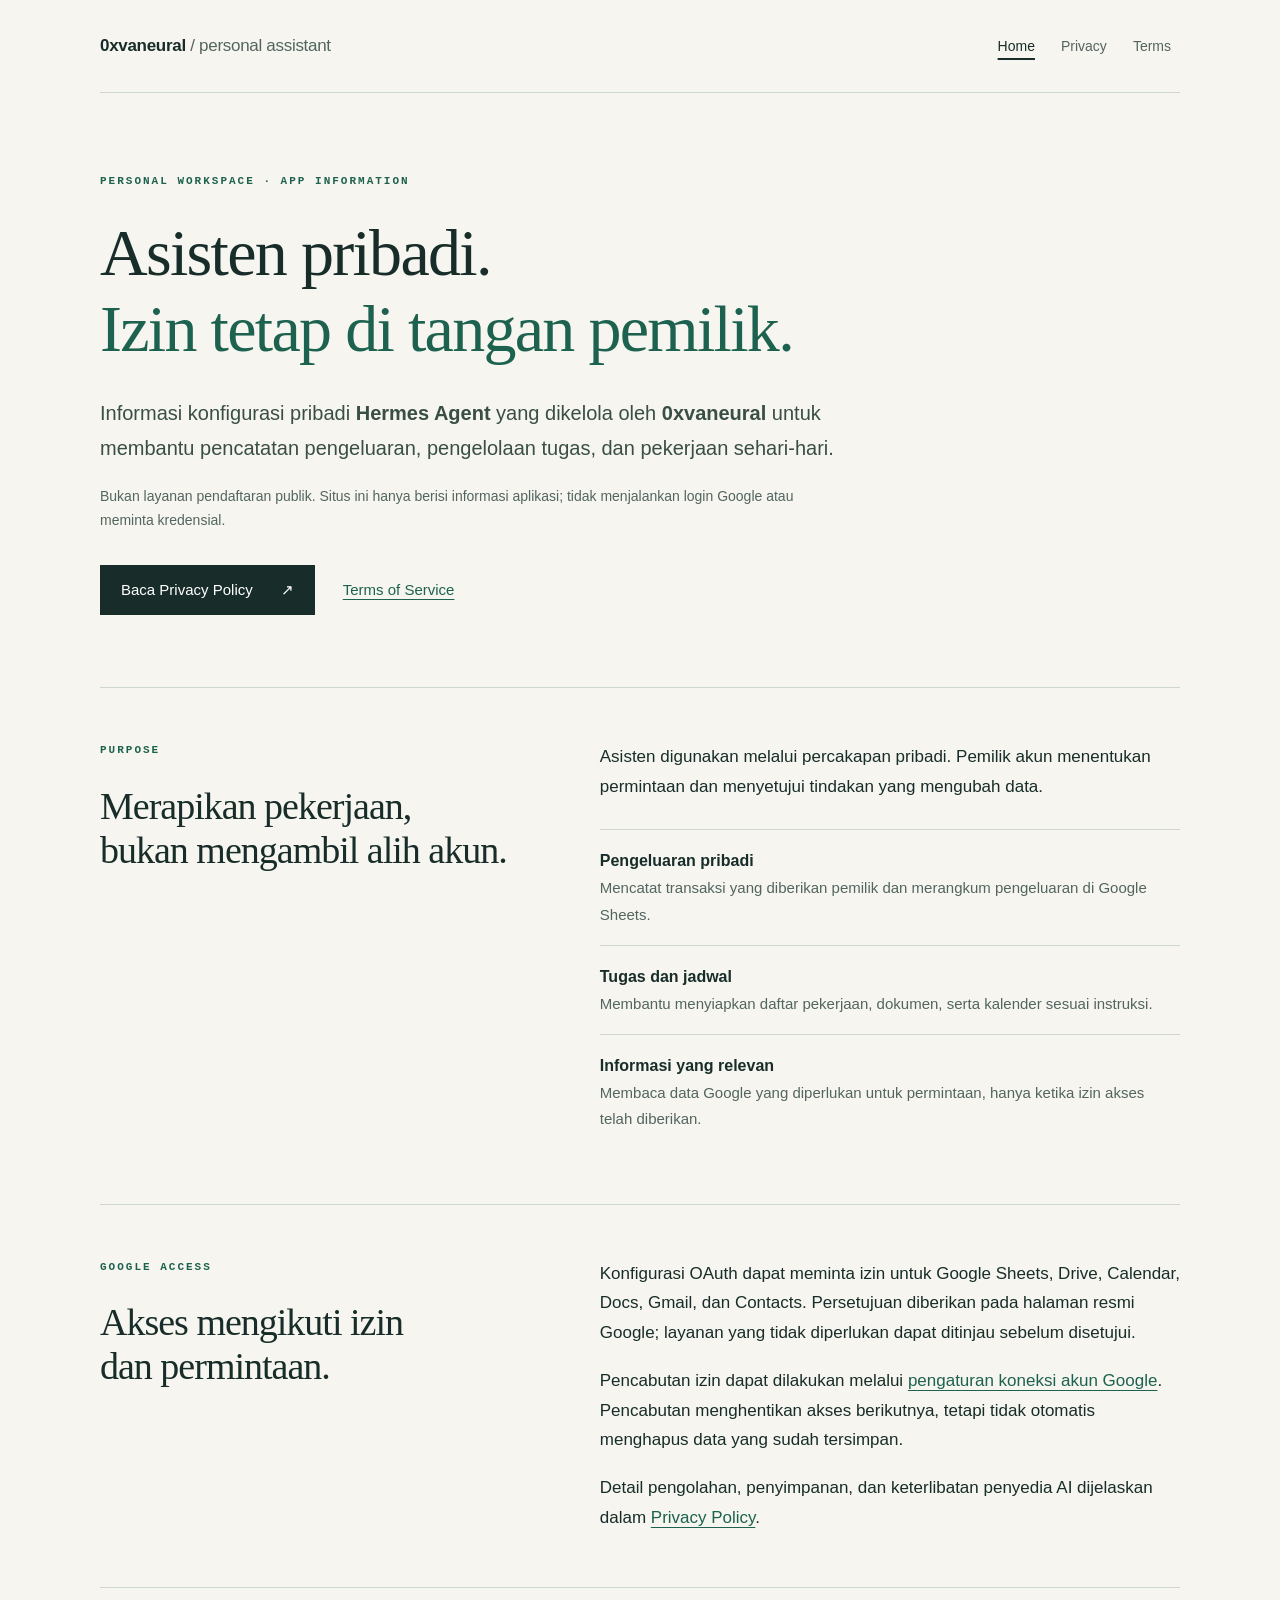
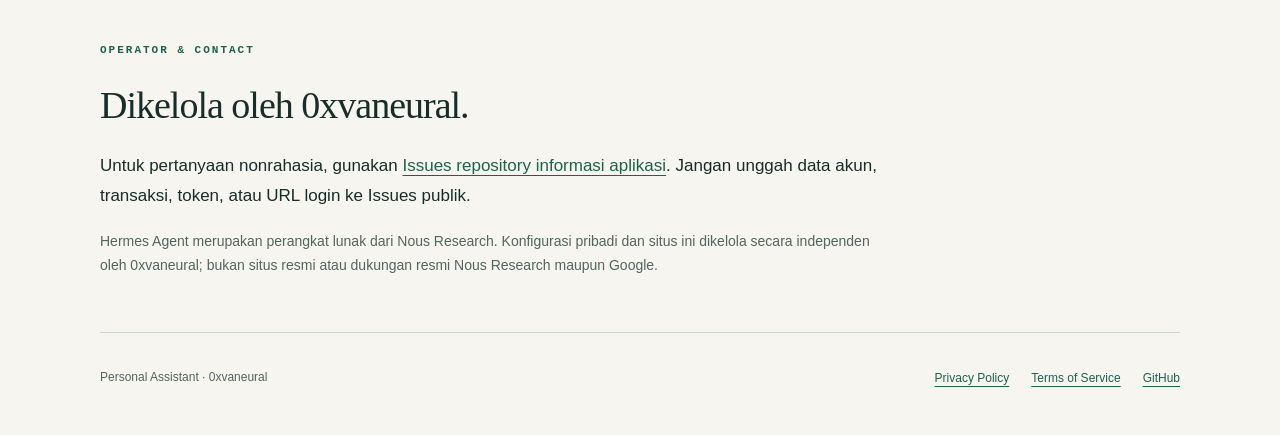
<file: index.html>
<!doctype html>
<html lang="id">
<head>
<meta charset="utf-8"><meta name="viewport" content="width=device-width, initial-scale=1">
<meta name="description" content="Informasi penggunaan pribadi Hermes Agent yang dikelola 0xvaneural: pengeluaran, tugas, dan integrasi Google dengan izin pemilik akun.">
<title>Hermes Agent · Personal Assistant</title><link rel="stylesheet" href="styles.css">
</head>
<body>
<a class="skip" href="#main">Lewati ke isi</a>
<header class="site-header"><a class="brand" href="index.html">0xvaneural <span>/ personal assistant</span></a><nav aria-label="Navigasi utama"><a href="index.html" aria-current="page">Home</a><a href="privacy.html">Privacy</a><a href="terms.html">Terms</a></nav></header>
<main id="main">
<section class="hero"><p class="eyebrow">PERSONAL WORKSPACE · APP INFORMATION</p><h1>Asisten pribadi.<br><em>Izin tetap di tangan pemilik.</em></h1><p class="lead">Informasi konfigurasi pribadi <strong>Hermes Agent</strong> yang dikelola oleh <strong>0xvaneural</strong> untuk membantu pencatatan pengeluaran, pengelolaan tugas, dan pekerjaan sehari-hari.</p><p class="small">Bukan layanan pendaftaran publik. Situs ini hanya berisi informasi aplikasi; tidak menjalankan login Google atau meminta kredensial.</p><div class="actions"><a class="button" href="privacy.html">Baca Privacy Policy <span aria-hidden="true">↗</span></a><a class="text-link" href="terms.html">Terms of Service</a></div></section>
<section class="section split"><div><p class="eyebrow">PURPOSE</p><h2>Merapikan pekerjaan,<br>bukan mengambil alih akun.</h2></div><div><p>Asisten digunakan melalui percakapan pribadi. Pemilik akun menentukan permintaan dan menyetujui tindakan yang mengubah data.</p><ul class="feature-list"><li><strong>Pengeluaran pribadi</strong><span>Mencatat transaksi yang diberikan pemilik dan merangkum pengeluaran di Google Sheets.</span></li><li><strong>Tugas dan jadwal</strong><span>Membantu menyiapkan daftar pekerjaan, dokumen, serta kalender sesuai instruksi.</span></li><li><strong>Informasi yang relevan</strong><span>Membaca data Google yang diperlukan untuk permintaan, hanya ketika izin akses telah diberikan.</span></li></ul></div></section>
<section class="section split"><div><p class="eyebrow">GOOGLE ACCESS</p><h2>Akses mengikuti izin<br>dan permintaan.</h2></div><div><p>Konfigurasi OAuth dapat meminta izin untuk Google Sheets, Drive, Calendar, Docs, Gmail, dan Contacts. Persetujuan diberikan pada halaman resmi Google; layanan yang tidak diperlukan dapat ditinjau sebelum disetujui.</p><p>Pencabutan izin dapat dilakukan melalui <a href="https://myaccount.google.com/connections" rel="noreferrer">pengaturan koneksi akun Google</a>. Pencabutan menghentikan akses berikutnya, tetapi tidak otomatis menghapus data yang sudah tersimpan.</p><p>Detail pengolahan, penyimpanan, dan keterlibatan penyedia AI dijelaskan dalam <a href="privacy.html">Privacy Policy</a>.</p></div></section>
<section class="section contact"><p class="eyebrow">OPERATOR & CONTACT</p><h2>Dikelola oleh 0xvaneural.</h2><p>Untuk pertanyaan nonrahasia, gunakan <a href="https://github.com/0xvaneural/personal-assistant-info/issues" rel="noreferrer">Issues repository informasi aplikasi</a>. Jangan unggah data akun, transaksi, token, atau URL login ke Issues publik.</p><p class="small">Hermes Agent merupakan perangkat lunak dari Nous Research. Konfigurasi pribadi dan situs ini dikelola secara independen oleh 0xvaneural; bukan situs resmi atau dukungan resmi Nous Research maupun Google.</p></section>
</main>
<footer><span>Personal Assistant · 0xvaneural</span><div><a href="privacy.html">Privacy Policy</a><a href="terms.html">Terms of Service</a><a href="https://github.com/0xvaneural" rel="noreferrer">GitHub</a></div></footer>
</body></html>
</file>
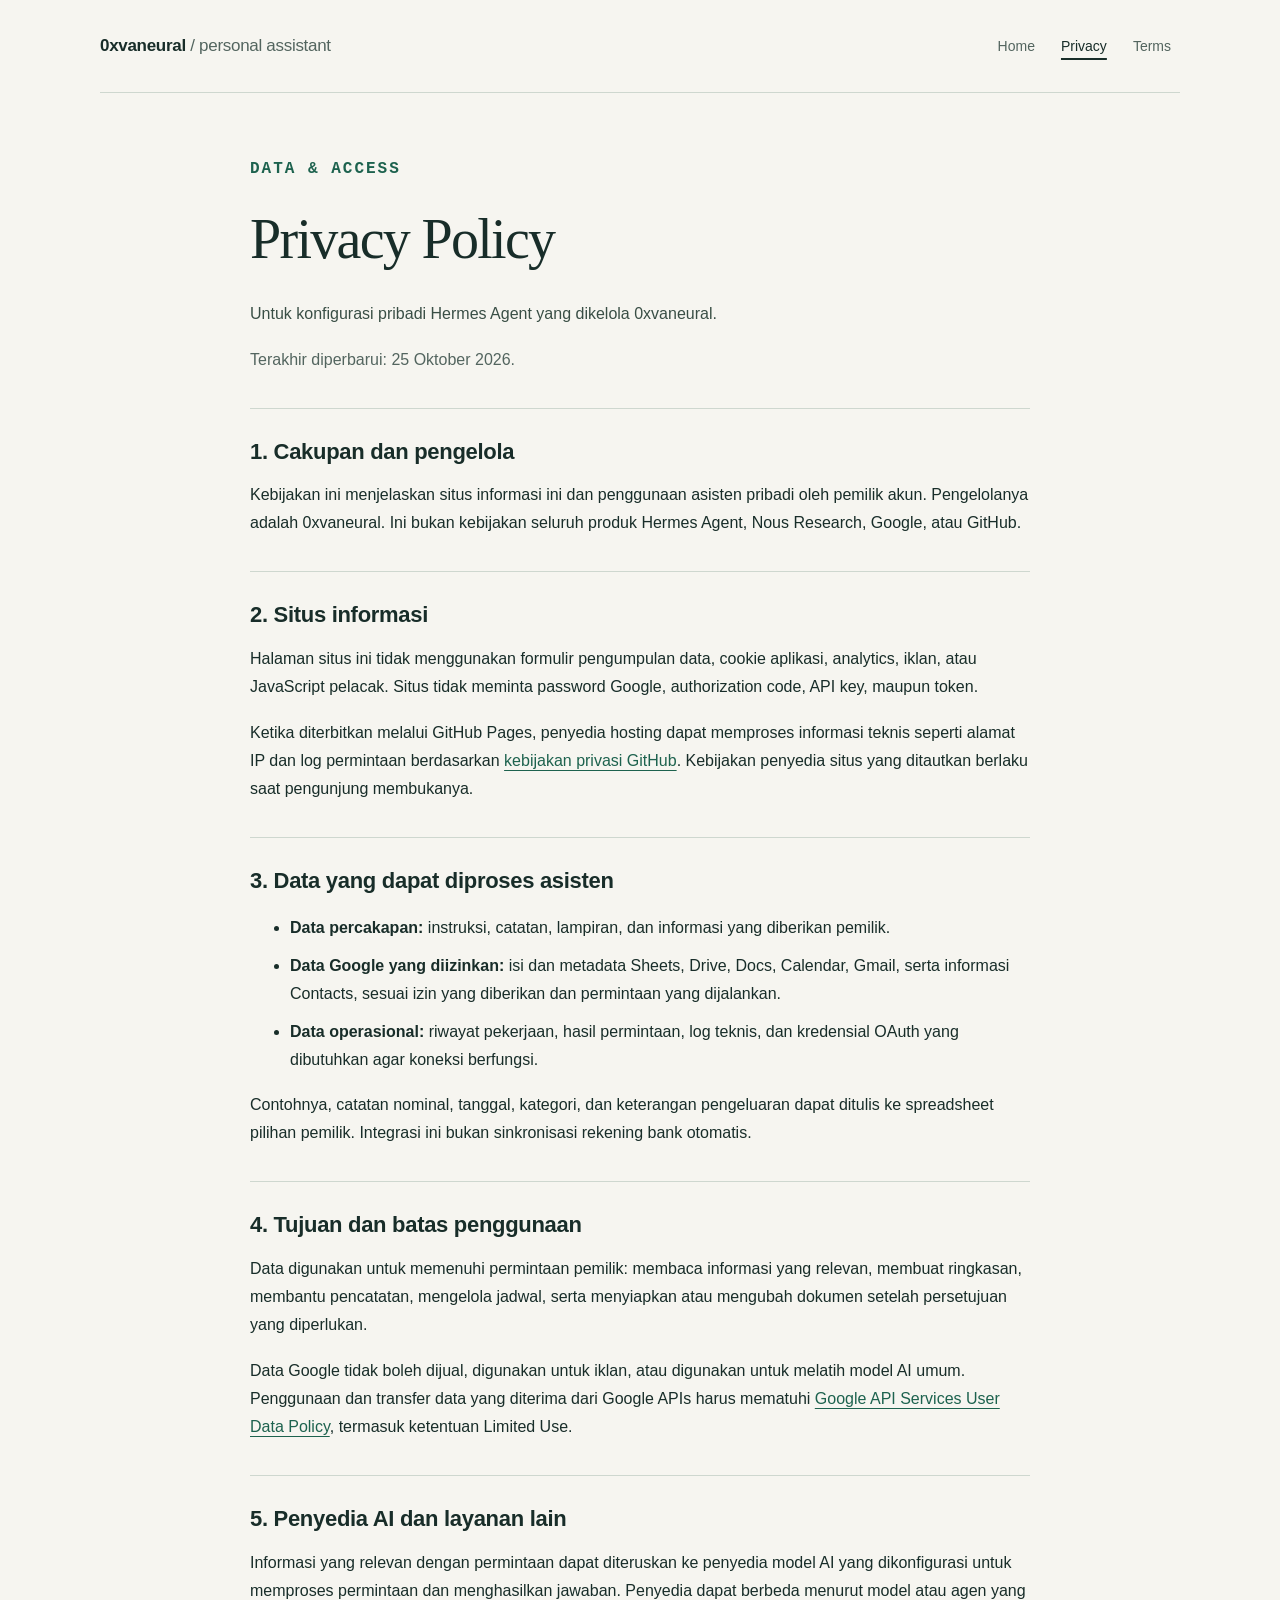
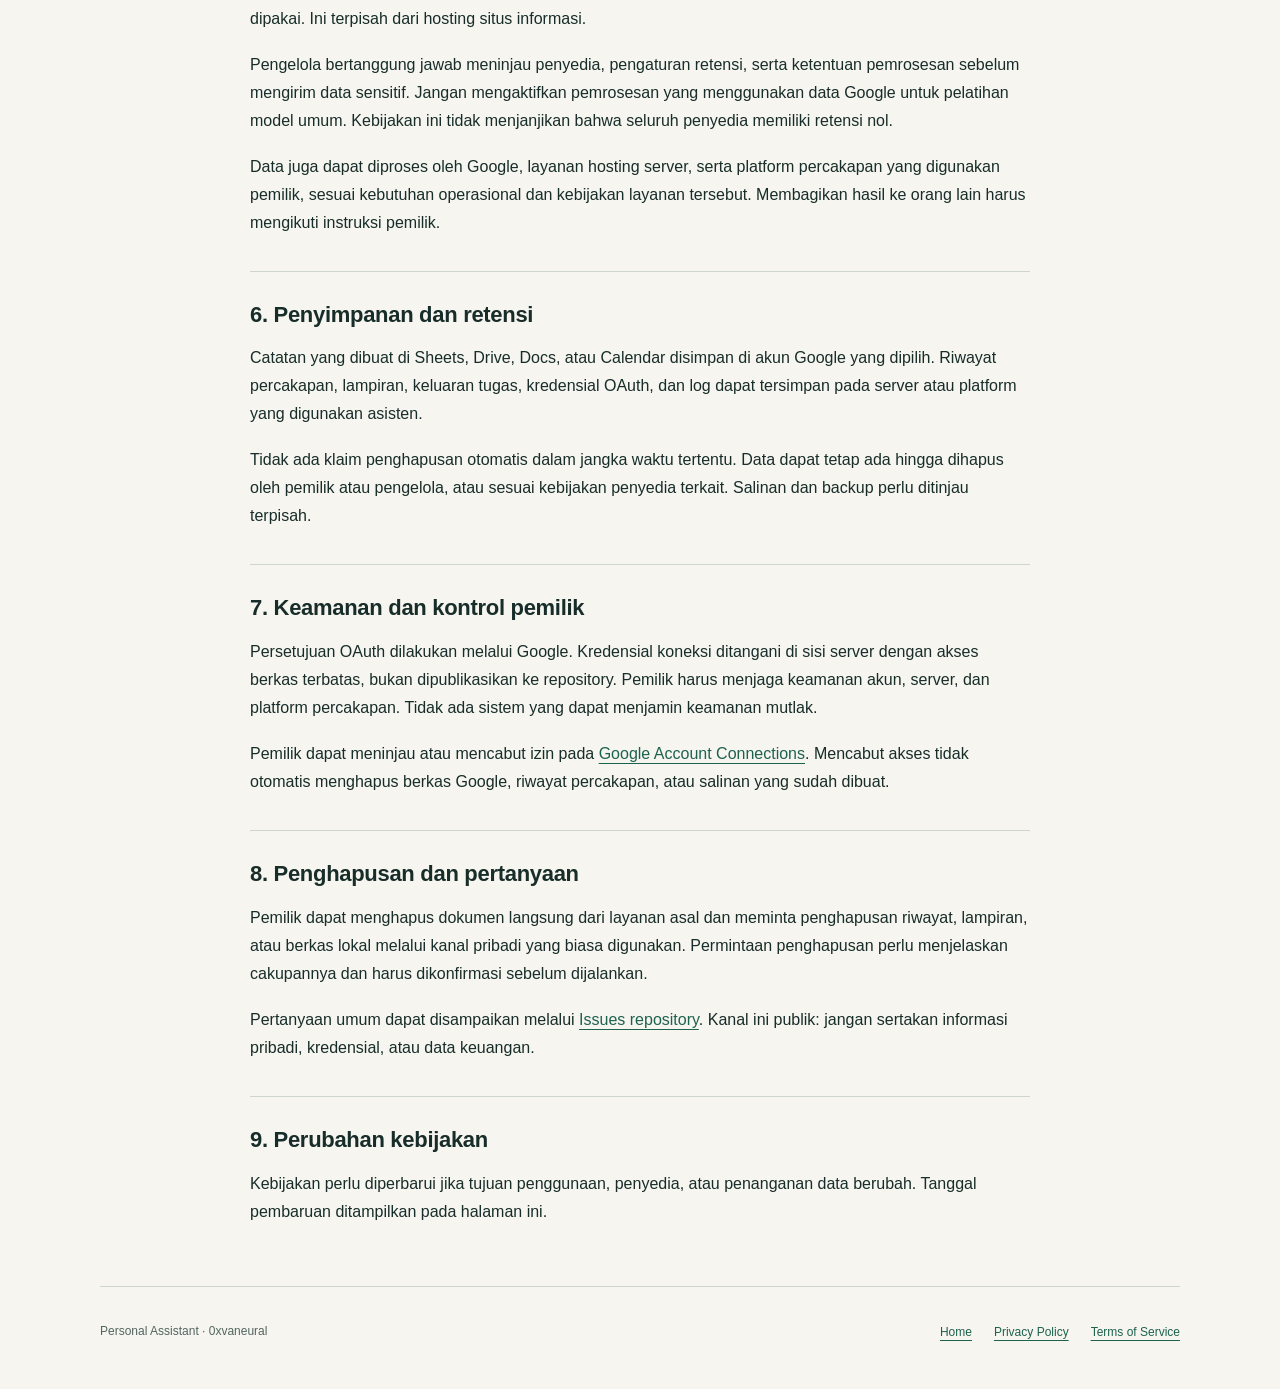
<file: privacy.html>
<!doctype html>
<html lang="id"><head><meta charset="utf-8"><meta name="viewport" content="width=device-width, initial-scale=1"><meta name="description" content="Privacy Policy konfigurasi pribadi Hermes Agent yang dikelola 0xvaneural."><title>Privacy Policy · Personal Assistant</title><link rel="stylesheet" href="styles.css"></head>
<body><a class="skip" href="#main">Lewati ke isi</a><header class="site-header"><a class="brand" href="index.html">0xvaneural <span>/ personal assistant</span></a><nav aria-label="Navigasi utama"><a href="index.html">Home</a><a href="privacy.html" aria-current="page">Privacy</a><a href="terms.html">Terms</a></nav></header>
<main id="main" class="document"><p class="eyebrow">DATA & ACCESS</p><h1>Privacy Policy</h1><p class="lead">Untuk konfigurasi pribadi Hermes Agent yang dikelola 0xvaneural.</p><p class="small">Terakhir diperbarui: 25 Oktober 2026.</p>
<section><h2>1. Cakupan dan pengelola</h2><p>Kebijakan ini menjelaskan situs informasi ini dan penggunaan asisten pribadi oleh pemilik akun. Pengelolanya adalah 0xvaneural. Ini bukan kebijakan seluruh produk Hermes Agent, Nous Research, Google, atau GitHub.</p></section>
<section><h2>2. Situs informasi</h2><p>Halaman situs ini tidak menggunakan formulir pengumpulan data, cookie aplikasi, analytics, iklan, atau JavaScript pelacak. Situs tidak meminta password Google, authorization code, API key, maupun token.</p><p>Ketika diterbitkan melalui GitHub Pages, penyedia hosting dapat memproses informasi teknis seperti alamat IP dan log permintaan berdasarkan <a href="https://docs.github.com/en/site-policy/privacy-policies/github-general-privacy-statement" rel="noreferrer">kebijakan privasi GitHub</a>. Kebijakan penyedia situs yang ditautkan berlaku saat pengunjung membukanya.</p></section>
<section><h2>3. Data yang dapat diproses asisten</h2><ul><li><strong>Data percakapan:</strong> instruksi, catatan, lampiran, dan informasi yang diberikan pemilik.</li><li><strong>Data Google yang diizinkan:</strong> isi dan metadata Sheets, Drive, Docs, Calendar, Gmail, serta informasi Contacts, sesuai izin yang diberikan dan permintaan yang dijalankan.</li><li><strong>Data operasional:</strong> riwayat pekerjaan, hasil permintaan, log teknis, dan kredensial OAuth yang dibutuhkan agar koneksi berfungsi.</li></ul><p>Contohnya, catatan nominal, tanggal, kategori, dan keterangan pengeluaran dapat ditulis ke spreadsheet pilihan pemilik. Integrasi ini bukan sinkronisasi rekening bank otomatis.</p></section>
<section><h2>4. Tujuan dan batas penggunaan</h2><p>Data digunakan untuk memenuhi permintaan pemilik: membaca informasi yang relevan, membuat ringkasan, membantu pencatatan, mengelola jadwal, serta menyiapkan atau mengubah dokumen setelah persetujuan yang diperlukan.</p><p>Data Google tidak boleh dijual, digunakan untuk iklan, atau digunakan untuk melatih model AI umum. Penggunaan dan transfer data yang diterima dari Google APIs harus mematuhi <a href="https://developers.google.com/terms/api-services-user-data-policy" rel="noreferrer">Google API Services User Data Policy</a>, termasuk ketentuan Limited Use.</p></section>
<section><h2>5. Penyedia AI dan layanan lain</h2><p>Informasi yang relevan dengan permintaan dapat diteruskan ke penyedia model AI yang dikonfigurasi untuk memproses permintaan dan menghasilkan jawaban. Penyedia dapat berbeda menurut model atau agen yang dipakai. Ini terpisah dari hosting situs informasi.</p><p>Pengelola bertanggung jawab meninjau penyedia, pengaturan retensi, serta ketentuan pemrosesan sebelum mengirim data sensitif. Jangan mengaktifkan pemrosesan yang menggunakan data Google untuk pelatihan model umum. Kebijakan ini tidak menjanjikan bahwa seluruh penyedia memiliki retensi nol.</p><p>Data juga dapat diproses oleh Google, layanan hosting server, serta platform percakapan yang digunakan pemilik, sesuai kebutuhan operasional dan kebijakan layanan tersebut. Membagikan hasil ke orang lain harus mengikuti instruksi pemilik.</p></section>
<section><h2>6. Penyimpanan dan retensi</h2><p>Catatan yang dibuat di Sheets, Drive, Docs, atau Calendar disimpan di akun Google yang dipilih. Riwayat percakapan, lampiran, keluaran tugas, kredensial OAuth, dan log dapat tersimpan pada server atau platform yang digunakan asisten.</p><p>Tidak ada klaim penghapusan otomatis dalam jangka waktu tertentu. Data dapat tetap ada hingga dihapus oleh pemilik atau pengelola, atau sesuai kebijakan penyedia terkait. Salinan dan backup perlu ditinjau terpisah.</p></section>
<section><h2>7. Keamanan dan kontrol pemilik</h2><p>Persetujuan OAuth dilakukan melalui Google. Kredensial koneksi ditangani di sisi server dengan akses berkas terbatas, bukan dipublikasikan ke repository. Pemilik harus menjaga keamanan akun, server, dan platform percakapan. Tidak ada sistem yang dapat menjamin keamanan mutlak.</p><p>Pemilik dapat meninjau atau mencabut izin pada <a href="https://myaccount.google.com/connections" rel="noreferrer">Google Account Connections</a>. Mencabut akses tidak otomatis menghapus berkas Google, riwayat percakapan, atau salinan yang sudah dibuat.</p></section>
<section><h2>8. Penghapusan dan pertanyaan</h2><p>Pemilik dapat menghapus dokumen langsung dari layanan asal dan meminta penghapusan riwayat, lampiran, atau berkas lokal melalui kanal pribadi yang biasa digunakan. Permintaan penghapusan perlu menjelaskan cakupannya dan harus dikonfirmasi sebelum dijalankan.</p><p>Pertanyaan umum dapat disampaikan melalui <a href="https://github.com/0xvaneural/personal-assistant-info/issues" rel="noreferrer">Issues repository</a>. Kanal ini publik: jangan sertakan informasi pribadi, kredensial, atau data keuangan.</p></section>
<section><h2>9. Perubahan kebijakan</h2><p>Kebijakan perlu diperbarui jika tujuan penggunaan, penyedia, atau penanganan data berubah. Tanggal pembaruan ditampilkan pada halaman ini.</p></section>
</main><footer><span>Personal Assistant · 0xvaneural</span><div><a href="index.html">Home</a><a href="privacy.html">Privacy Policy</a><a href="terms.html">Terms of Service</a></div></footer></body></html>
</file>
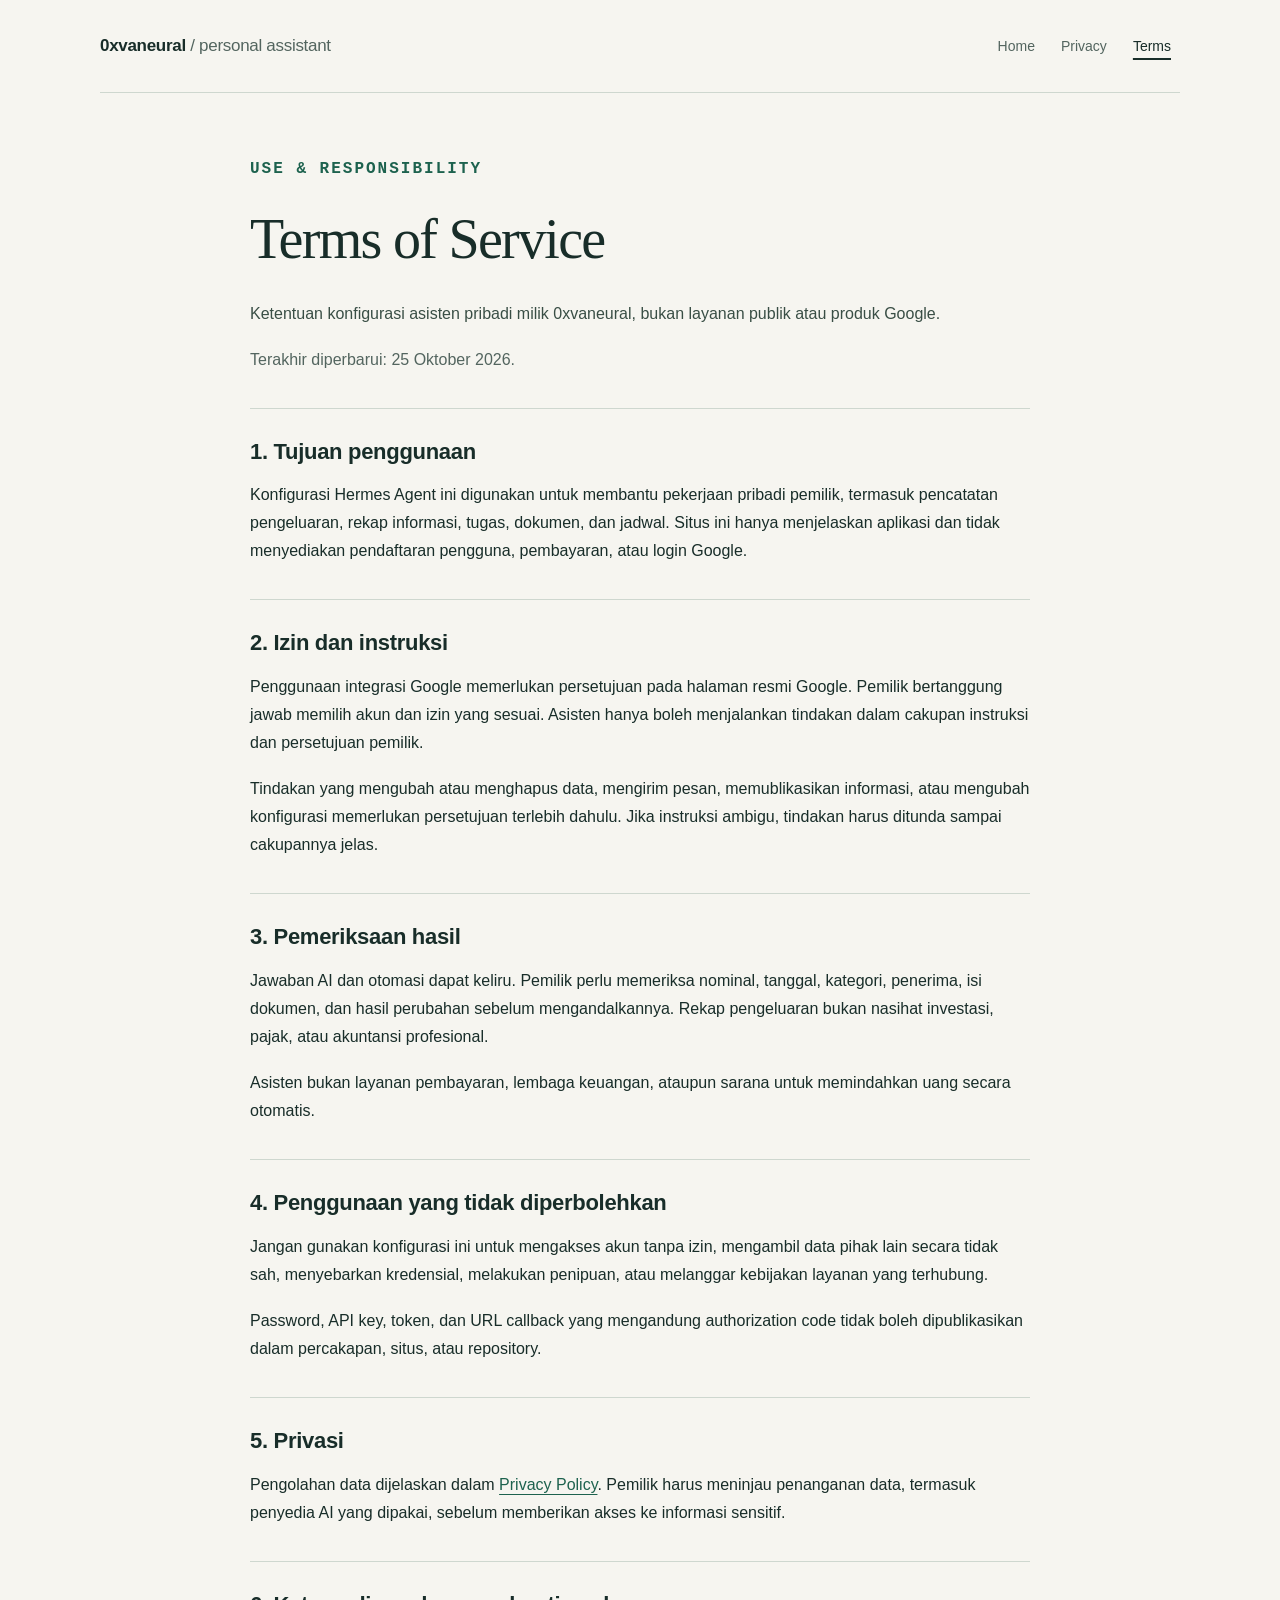
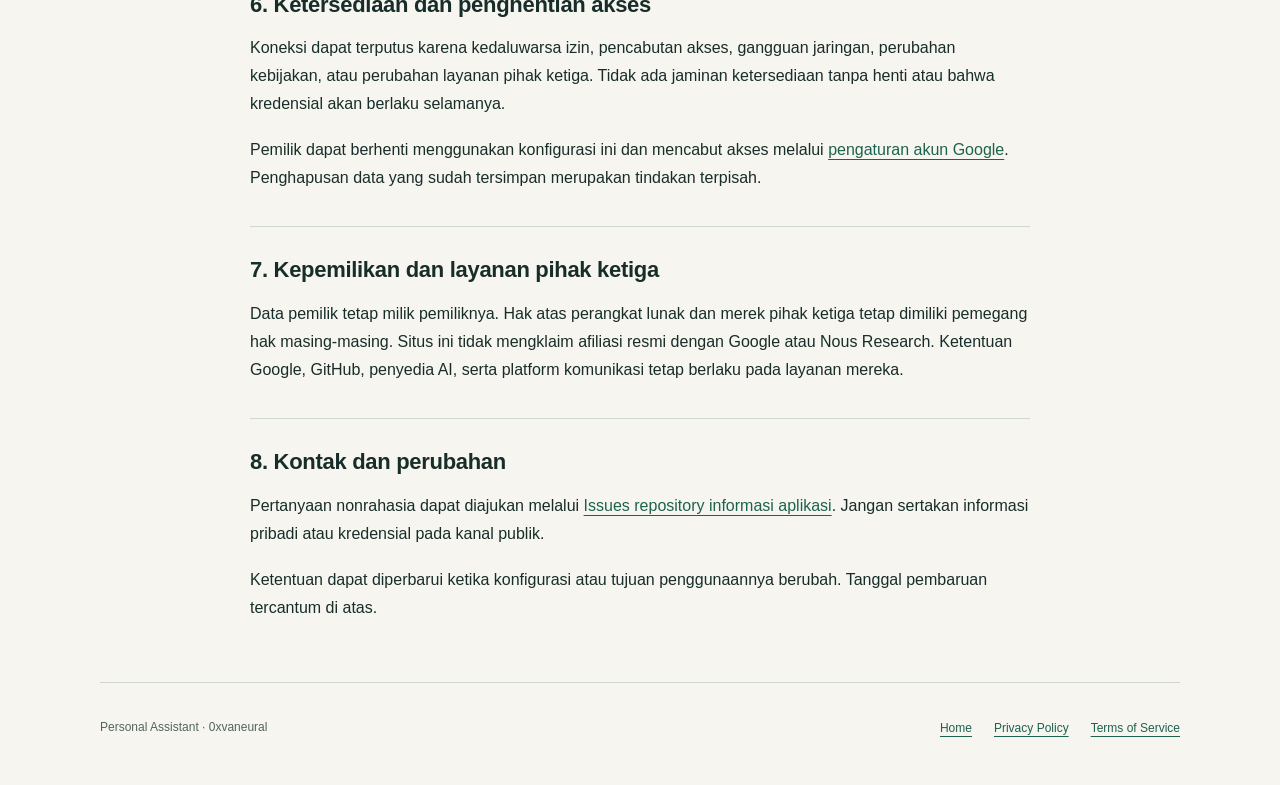
<file: terms.html>
<!doctype html>
<html lang="id"><head><meta charset="utf-8"><meta name="viewport" content="width=device-width, initial-scale=1"><meta name="description" content="Terms of Service penggunaan pribadi Hermes Agent yang dikelola 0xvaneural."><title>Terms of Service · Personal Assistant</title><link rel="stylesheet" href="styles.css"></head>
<body><a class="skip" href="#main">Lewati ke isi</a><header class="site-header"><a class="brand" href="index.html">0xvaneural <span>/ personal assistant</span></a><nav aria-label="Navigasi utama"><a href="index.html">Home</a><a href="privacy.html">Privacy</a><a href="terms.html" aria-current="page">Terms</a></nav></header>
<main id="main" class="document"><p class="eyebrow">USE & RESPONSIBILITY</p><h1>Terms of Service</h1><p class="lead">Ketentuan konfigurasi asisten pribadi milik 0xvaneural, bukan layanan publik atau produk Google.</p><p class="small">Terakhir diperbarui: 25 Oktober 2026.</p>
<section><h2>1. Tujuan penggunaan</h2><p>Konfigurasi Hermes Agent ini digunakan untuk membantu pekerjaan pribadi pemilik, termasuk pencatatan pengeluaran, rekap informasi, tugas, dokumen, dan jadwal. Situs ini hanya menjelaskan aplikasi dan tidak menyediakan pendaftaran pengguna, pembayaran, atau login Google.</p></section>
<section><h2>2. Izin dan instruksi</h2><p>Penggunaan integrasi Google memerlukan persetujuan pada halaman resmi Google. Pemilik bertanggung jawab memilih akun dan izin yang sesuai. Asisten hanya boleh menjalankan tindakan dalam cakupan instruksi dan persetujuan pemilik.</p><p>Tindakan yang mengubah atau menghapus data, mengirim pesan, memublikasikan informasi, atau mengubah konfigurasi memerlukan persetujuan terlebih dahulu. Jika instruksi ambigu, tindakan harus ditunda sampai cakupannya jelas.</p></section>
<section><h2>3. Pemeriksaan hasil</h2><p>Jawaban AI dan otomasi dapat keliru. Pemilik perlu memeriksa nominal, tanggal, kategori, penerima, isi dokumen, dan hasil perubahan sebelum mengandalkannya. Rekap pengeluaran bukan nasihat investasi, pajak, atau akuntansi profesional.</p><p>Asisten bukan layanan pembayaran, lembaga keuangan, ataupun sarana untuk memindahkan uang secara otomatis.</p></section>
<section><h2>4. Penggunaan yang tidak diperbolehkan</h2><p>Jangan gunakan konfigurasi ini untuk mengakses akun tanpa izin, mengambil data pihak lain secara tidak sah, menyebarkan kredensial, melakukan penipuan, atau melanggar kebijakan layanan yang terhubung.</p><p>Password, API key, token, dan URL callback yang mengandung authorization code tidak boleh dipublikasikan dalam percakapan, situs, atau repository.</p></section>
<section><h2>5. Privasi</h2><p>Pengolahan data dijelaskan dalam <a href="privacy.html">Privacy Policy</a>. Pemilik harus meninjau penanganan data, termasuk penyedia AI yang dipakai, sebelum memberikan akses ke informasi sensitif.</p></section>
<section><h2>6. Ketersediaan dan penghentian akses</h2><p>Koneksi dapat terputus karena kedaluwarsa izin, pencabutan akses, gangguan jaringan, perubahan kebijakan, atau perubahan layanan pihak ketiga. Tidak ada jaminan ketersediaan tanpa henti atau bahwa kredensial akan berlaku selamanya.</p><p>Pemilik dapat berhenti menggunakan konfigurasi ini dan mencabut akses melalui <a href="https://myaccount.google.com/connections" rel="noreferrer">pengaturan akun Google</a>. Penghapusan data yang sudah tersimpan merupakan tindakan terpisah.</p></section>
<section><h2>7. Kepemilikan dan layanan pihak ketiga</h2><p>Data pemilik tetap milik pemiliknya. Hak atas perangkat lunak dan merek pihak ketiga tetap dimiliki pemegang hak masing-masing. Situs ini tidak mengklaim afiliasi resmi dengan Google atau Nous Research. Ketentuan Google, GitHub, penyedia AI, serta platform komunikasi tetap berlaku pada layanan mereka.</p></section>
<section><h2>8. Kontak dan perubahan</h2><p>Pertanyaan nonrahasia dapat diajukan melalui <a href="https://github.com/0xvaneural/personal-assistant-info/issues" rel="noreferrer">Issues repository informasi aplikasi</a>. Jangan sertakan informasi pribadi atau kredensial pada kanal publik.</p><p>Ketentuan dapat diperbarui ketika konfigurasi atau tujuan penggunaannya berubah. Tanggal pembaruan tercantum di atas.</p></section>
</main><footer><span>Personal Assistant · 0xvaneural</span><div><a href="index.html">Home</a><a href="privacy.html">Privacy Policy</a><a href="terms.html">Terms of Service</a></div></footer></body></html>
</file>
<file: styles.css>
:root{--paper:#f6f5f0;--ink:#182d29;--muted:#53655f;--line:#ced7cf;--accent:#1d624e;--soft:#e8eee7;--width:1080px}*{box-sizing:border-box}html{scroll-behavior:smooth}body{margin:0;background:var(--paper);color:var(--ink);font-family:"Segoe UI",Arial,sans-serif;font-size:17px;line-height:1.75}a{color:var(--accent);text-underline-offset:4px}a:hover{text-decoration-thickness:2px}a:focus-visible,button:focus-visible{outline:3px solid #976400;outline-offset:5px}.skip{position:absolute;top:-100px;left:12px;padding:12px;background:var(--paper);z-index:10}.skip:focus{top:12px}.site-header,main,footer{width:min(var(--width),calc(100% - 64px));margin-inline:auto}.site-header{display:flex;justify-content:space-between;align-items:center;gap:24px;padding:24px 0;border-bottom:1px solid var(--line)}.brand{font-size:17px;font-weight:750;text-decoration:none;color:var(--ink);letter-spacing:-.3px}.brand span{color:var(--muted);font-weight:400}nav{display:flex;gap:8px}nav a{display:inline-flex;align-items:center;justify-content:center;min-height:44px;min-width:52px;padding:4px 9px;color:var(--muted);font-size:14px;text-decoration:none}nav a[aria-current=page]{color:var(--ink);text-decoration:underline;text-decoration-thickness:2px;text-underline-offset:7px}.hero{padding:80px 0 72px;max-width:880px}.eyebrow{font:600 11px/1.6 "Courier New",monospace;letter-spacing:2px;color:var(--accent);margin:0 0 24px}h1,h2{font-family:Georgia,"Times New Roman",serif;font-weight:400;letter-spacing:-1.7px;line-height:1.16}h1{font-size:clamp(40px,5.6vw,66px);margin:0 0 28px}h1 em{font-style:normal;color:var(--accent)}h2{font-size:clamp(28px,3.1vw,38px);margin:0 0 24px;letter-spacing:-1px}.lead{font-size:20px;line-height:1.75;max-width:750px;color:#394e45}.small{font-size:14px;color:var(--muted);max-width:730px}.actions{display:flex;align-items:center;gap:28px;margin-top:32px;flex-wrap:wrap}.button{display:inline-flex;align-items:center;gap:28px;min-height:48px;padding:12px 21px;background:var(--ink);color:#fff;text-decoration:none;font-size:15px}.button:hover{background:var(--accent)}.text-link{display:inline-flex;align-items:center;min-height:44px;font-size:15px}.section{padding:54px 0;border-top:1px solid var(--line)}.split{display:grid;grid-template-columns:1fr 1.35fr;gap:70px}.split p:first-child{margin-top:0}.feature-list{list-style:none;padding:0;margin:28px 0 0}.feature-list li{padding:17px 0;border-top:1px solid var(--line)}.feature-list strong{display:block;font-size:16px}.feature-list span{display:block;color:var(--muted);font-size:15px}.contact p{max-width:780px}footer{border-top:1px solid var(--line);padding:24px 0 34px;display:flex;justify-content:space-between;gap:24px;color:var(--muted);font-size:12px}footer div{display:flex;gap:22px;flex-wrap:wrap}footer a{display:inline-flex;align-items:center;min-height:44px}footer>span{padding-top:10px}.document{max-width:780px;padding:64px 0 60px}.document h1{font-size:clamp(40px,5vw,56px)}.document h2{font-family:"Segoe UI",Arial,sans-serif;font-size:22px;font-weight:650;letter-spacing:-.3px;line-height:1.4;margin:0 0 14px}.document section{margin-top:34px;padding-top:28px;border-top:1px solid var(--line)}.document p,.document li{font-size:16px}.document li{margin:10px 0}.document a{overflow-wrap:anywhere}p{margin:0 0 18px}p:last-child{margin-bottom:0}@media(max-width:720px){.site-header,main,footer{width:calc(100% - 36px)}.site-header{align-items:flex-start;flex-direction:column;gap:10px;padding:18px 0}.brand{font-size:16px}nav{margin-left:-9px;gap:12px}.hero{padding:44px 0 42px}h1{letter-spacing:-1.3px}.lead{font-size:18px}.split{grid-template-columns:1fr;gap:18px}.section{padding:34px 0}.eyebrow{margin-bottom:16px}.actions{gap:14px}.document{padding-top:36px}.document section{margin-top:26px;padding-top:24px}footer{flex-direction:column;gap:5px}.contact h2{font-size:30px}}@media(prefers-reduced-motion:reduce){html{scroll-behavior:auto}}@media print{body{background:white;font-size:12pt}.site-header,footer,.actions,.skip{display:none}main{width:100%}.document{max-width:none;padding:0}h1{font-size:30pt}h2{break-after:avoid}.section{padding:20px 0}a{color:inherit}}
</file>
